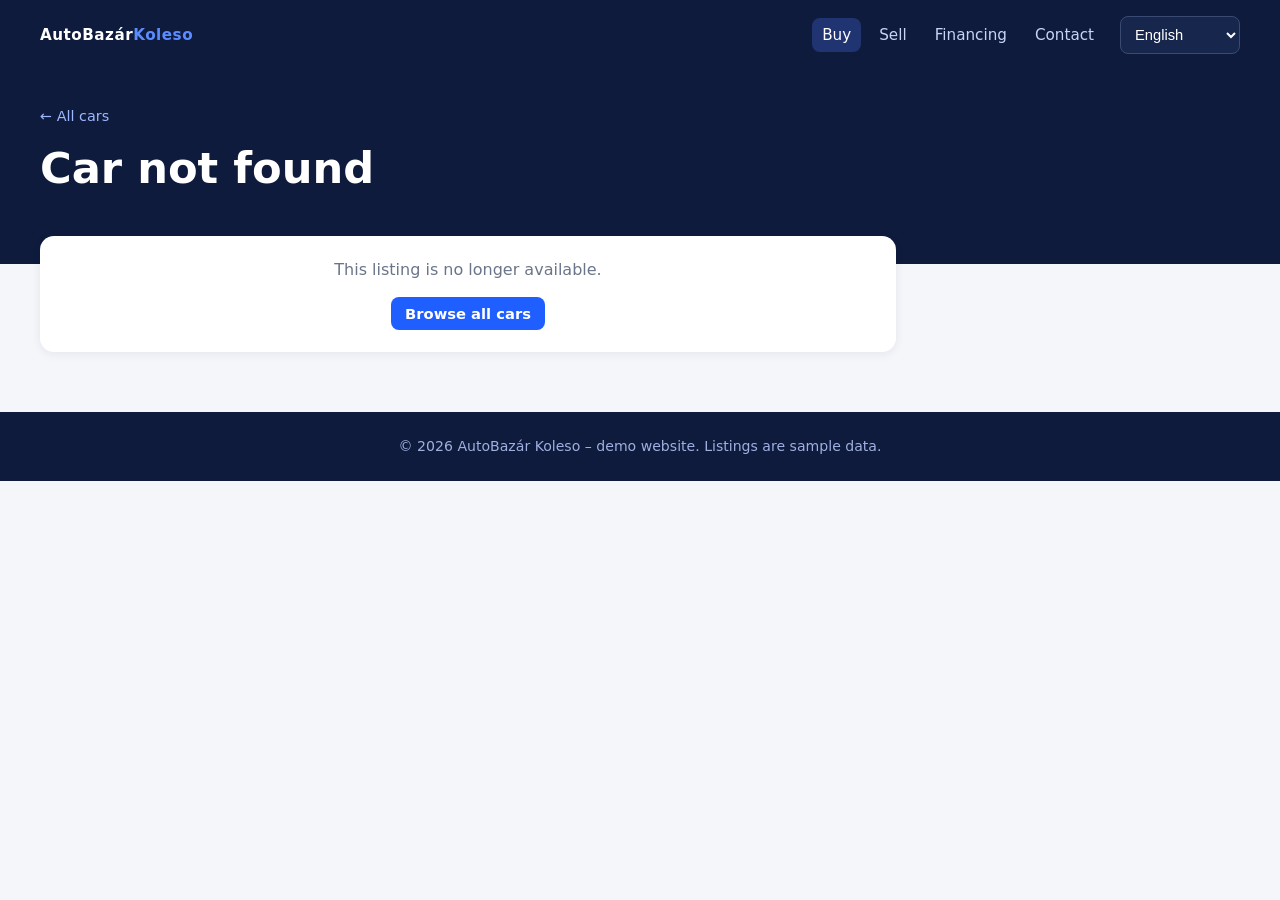
<file: car.html>
<!DOCTYPE html>
<html lang="en">
<head>
<meta charset="UTF-8">
<meta name="viewport" content="width=device-width, initial-scale=1">
<title>Car details – AutoBazár Koleso</title>
<link rel="stylesheet" href="style.css">
</head>
<body>

<header>
  <div class="wrap">
    <div class="nav">
      <a class="logo" href="index.html">AutoBazár<span>Koleso</span></a>
      <div class="nav-controls">
        <nav>
          <a href="index.html" data-i18n="navBuy" aria-current="page">Buy</a>
          <a href="sell.html" data-i18n="navSell">Sell</a>
          <a href="financing.html" data-i18n="navFinancing">Financing</a>
          <a href="contact.html" data-i18n="navContact">Contact</a>
        </nav>
        <label class="language-label">
          <span class="visually-hidden" data-i18n="languageLabel">Language</span>
          <select id="language" aria-label="Language">
            <option value="en">English</option>
            <option value="sk">Slovenčina</option>
            <option value="ru">Русский</option>
          </select>
        </label>
      </div>
    </div>
    <div class="hero">
      <div class="crumbs"><a href="index.html" data-i18n="backToCars">← All cars</a></div>
      <h1 id="carTitle"></h1>
      <p id="carSub"></p>
    </div>
  </div>
</header>

<main>
  <div class="wrap">
    <div class="layout reverse">
      <section id="carMain"></section>
      <aside class="always" id="buyBox"></aside>
    </div>
  </div>
</main>

<footer data-i18n="footer">© 2026 AutoBazár Koleso – demo website. Listings are sample data.</footer>

<script src="i18n.js"></script>
<script src="data.js"></script>
<script src="car.js"></script>
</body>
</html>
</file>
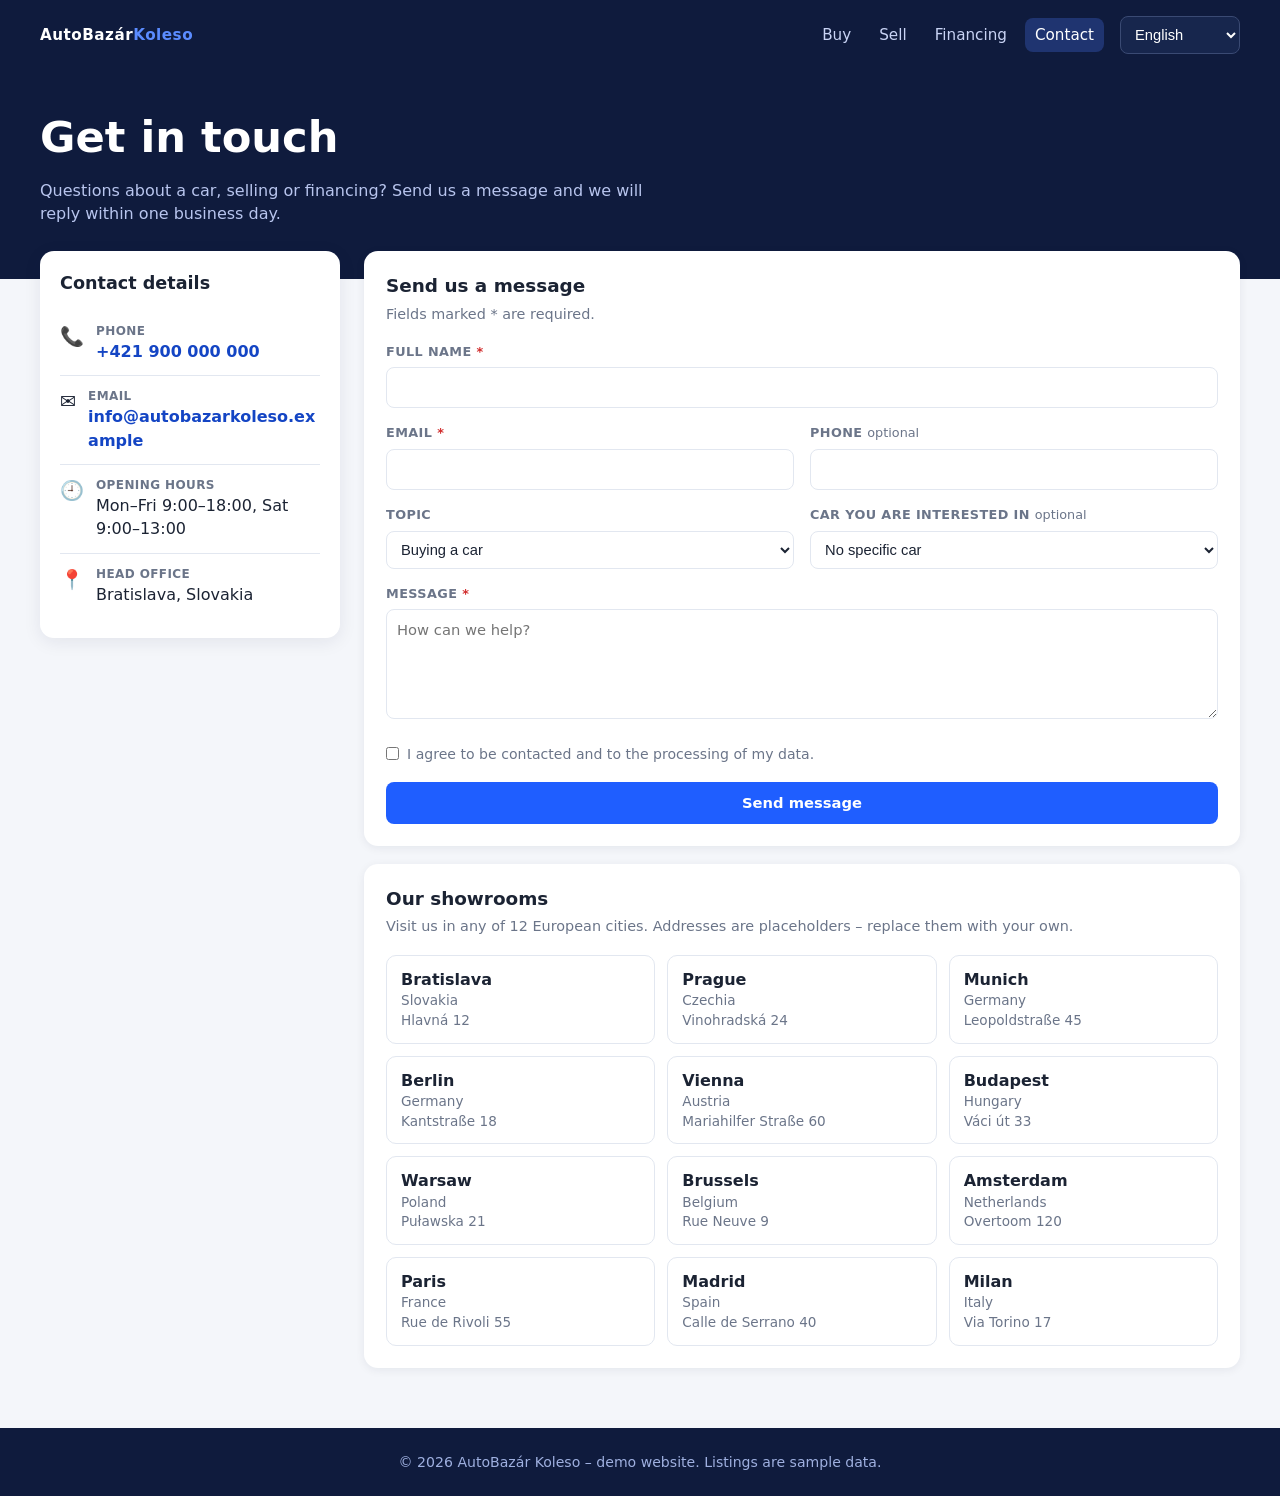
<file: contact.html>
<!DOCTYPE html>
<html lang="en">
<head>
<meta charset="UTF-8">
<meta name="viewport" content="width=device-width, initial-scale=1">
<title>Contact – AutoBazár Koleso</title>
<link rel="stylesheet" href="style.css">
</head>
<body>

<header>
  <div class="wrap">
    <div class="nav">
      <a class="logo" href="index.html">AutoBazár<span>Koleso</span></a>
      <div class="nav-controls">
        <nav>
          <a href="index.html" data-i18n="navBuy">Buy</a>
          <a href="sell.html" data-i18n="navSell">Sell</a>
          <a href="financing.html" data-i18n="navFinancing">Financing</a>
          <a href="contact.html" data-i18n="navContact" aria-current="page">Contact</a>
        </nav>
        <label class="language-label">
          <span class="visually-hidden" data-i18n="languageLabel">Language</span>
          <select id="language" aria-label="Language">
            <option value="en">English</option>
            <option value="sk">Slovenčina</option>
            <option value="ru">Русский</option>
          </select>
        </label>
      </div>
    </div>
    <div class="hero">
      <h1 data-i18n="heroTitle">Get in touch</h1>
      <p data-i18n="heroDescription">Questions about a car, selling or financing? Send us a message and we will reply within one business day.</p>
    </div>
  </div>
</header>

<main>
  <div class="wrap">
    <div class="layout">

      <aside class="always">
        <h2 data-i18n="detailsTitle">Contact details</h2>
        <ul class="info-list">
          <li><span class="ico">📞</span><div><small data-i18n="cPhone">Phone</small><a href="tel:+421900000000">+421 900 000 000</a></div></li>
          <li><span class="ico">✉️</span><div><small data-i18n="cEmail">Email</small><a href="mailto:info@autobazarkoleso.example">info@autobazarkoleso.example</a></div></li>
          <li><span class="ico">🕘</span><div><small data-i18n="cHours">Opening hours</small><span data-i18n="cHoursValue">Mon–Fri 9:00–18:00, Sat 9:00–13:00</span></div></li>
          <li><span class="ico">📍</span><div><small data-i18n="cOffice">Head office</small><span id="office"></span></div></li>
        </ul>
      </aside>

      <section>
        <div class="panel" id="formPanel">
          <h2 data-i18n="formTitle">Send us a message</h2>
          <p class="lead" data-i18n="formLead">Fields marked * are required.</p>

          <form id="contactForm">
            <div class="form-grid">
              <div class="field full">
                <label class="t" for="name"><span data-i18n="fName">Full name</span> <b class="req">*</b></label>
                <input type="text" id="name" name="name" required autocomplete="name">
              </div>
              <div class="field">
                <label class="t" for="email"><span data-i18n="fEmail">Email</span> <b class="req">*</b></label>
                <input type="email" id="email" name="email" required autocomplete="email">
              </div>
              <div class="field">
                <label class="t" for="phone"><span data-i18n="fPhone">Phone</span> <span class="opt" data-i18n="optional">optional</span></label>
                <input type="tel" id="phone" name="phone" autocomplete="tel">
              </div>
              <div class="field">
                <label class="t" for="topic" data-i18n="fTopic">Topic</label>
                <select id="topic" name="topic"></select>
              </div>
              <div class="field">
                <label class="t" for="car"><span data-i18n="fCar">Car you are interested in</span> <span class="opt" data-i18n="optional">optional</span></label>
                <select id="car" name="car"></select>
              </div>
              <div class="field full">
                <label class="t" for="message"><span data-i18n="fMessage">Message</span> <b class="req">*</b></label>
                <textarea id="message" name="message" required placeholder="How can we help?" data-i18n-placeholder="phMessage"></textarea>
              </div>
            </div>

            <label class="consent">
              <input type="checkbox" name="consent" required>
              <span data-i18n="consent">I agree to be contacted and to the processing of my data.</span>
            </label>
            <button class="btn block" type="submit" data-i18n="submit">Send message</button>
          </form>
        </div>

        <div class="panel success" id="success" hidden>
          <h2 data-i18n="okTitle">Message sent!</h2>
          <p id="successText"></p>
          <button class="btn" type="button" id="againBtn" data-i18n="again">Send another message</button>
        </div>

        <div class="panel">
          <h2 data-i18n="branchesTitle">Our showrooms</h2>
          <p class="lead" data-i18n="branchesLead">Visit us in any of 12 European cities. Addresses are placeholders – replace them with your own.</p>
          <div class="branches" id="branches"></div>
        </div>
      </section>

    </div>
  </div>
</main>

<footer data-i18n="footer">© 2026 AutoBazár Koleso – demo website. Listings are sample data.</footer>

<script src="i18n.js"></script>
<script src="data.js"></script>
<script src="contact.js"></script>
</body>
</html>
</file>
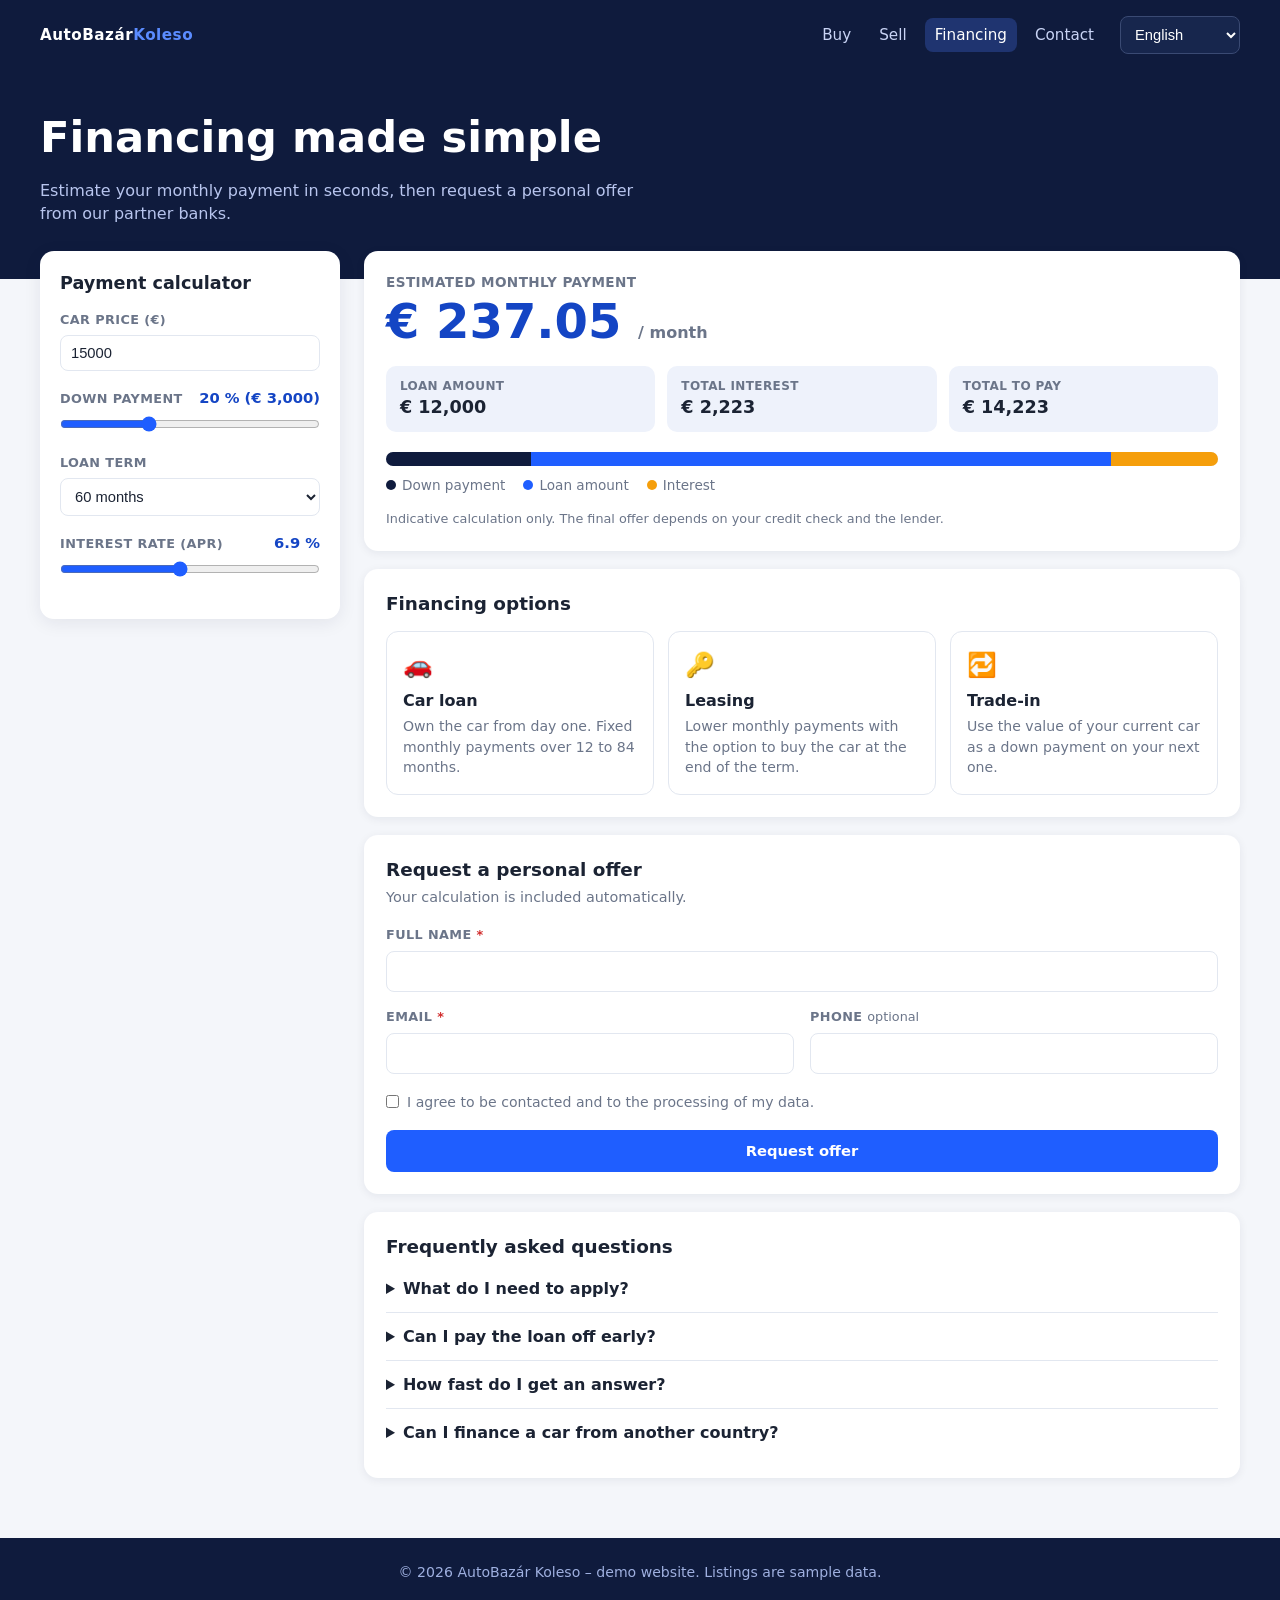
<file: financing.html>
<!DOCTYPE html>
<html lang="en">
<head>
<meta charset="UTF-8">
<meta name="viewport" content="width=device-width, initial-scale=1">
<title>Car financing – AutoBazár Koleso</title>
<link rel="stylesheet" href="style.css">
</head>
<body>

<header>
  <div class="wrap">
    <div class="nav">
      <a class="logo" href="index.html">AutoBazár<span>Koleso</span></a>
      <div class="nav-controls">
        <nav>
          <a href="index.html" data-i18n="navBuy">Buy</a>
          <a href="sell.html" data-i18n="navSell">Sell</a>
          <a href="financing.html" data-i18n="navFinancing" aria-current="page">Financing</a>
          <a href="contact.html" data-i18n="navContact">Contact</a>
        </nav>
        <label class="language-label">
          <span class="visually-hidden" data-i18n="languageLabel">Language</span>
          <select id="language" aria-label="Language">
            <option value="en">English</option>
            <option value="sk">Slovenčina</option>
            <option value="ru">Русский</option>
          </select>
        </label>
      </div>
    </div>
    <div class="hero">
      <h1 data-i18n="heroTitle">Financing made simple</h1>
      <p data-i18n="heroDescription">Estimate your monthly payment in seconds, then request a personal offer from our partner banks.</p>
    </div>
  </div>
</header>

<main>
  <div class="wrap">
    <div class="layout">

      <aside class="always">
        <h2 data-i18n="calcTitle">Payment calculator</h2>

        <div class="for-car" id="forCar" hidden></div>

        <div class="field">
          <label class="t" for="price" data-i18n="carPrice">Car price (€)</label>
          <input type="number" id="price" min="0" step="500" value="15000">
        </div>

        <div class="field">
          <div class="range-head">
            <label class="t" for="down" data-i18n="downPayment">Down payment</label>
            <output id="downOut" for="down"></output>
          </div>
          <input type="range" id="down" min="0" max="60" step="5" value="20">
        </div>

        <div class="field">
          <label class="t" for="term" data-i18n="term">Loan term</label>
          <select id="term"></select>
        </div>

        <div class="field">
          <div class="range-head">
            <label class="t" for="apr" data-i18n="apr">Interest rate (APR)</label>
            <output id="aprOut" for="apr"></output>
          </div>
          <input type="range" id="apr" min="0" max="15" step="0.1" value="6.9">
        </div>
      </aside>

      <section>
        <div class="panel">
          <div class="pay-label" data-i18n="perMonth">Estimated monthly payment</div>
          <div class="big-pay" id="pay" aria-live="polite"></div>

          <div class="stats">
            <div class="stat"><small data-i18n="loanAmount">Loan amount</small><strong id="loan"></strong></div>
            <div class="stat"><small data-i18n="totalInterest">Total interest</small><strong id="interest"></strong></div>
            <div class="stat"><small data-i18n="totalPay">Total to pay</small><strong id="total"></strong></div>
          </div>

          <div class="bar" role="img" aria-hidden="true">
            <span class="c-down" id="barDown"></span>
            <span class="c-loan" id="barLoan"></span>
            <span class="c-interest" id="barInterest"></span>
          </div>
          <div class="legend">
            <span><i class="c-down"></i><span data-i18n="barDown">Down payment</span></span>
            <span><i class="c-loan"></i><span data-i18n="barPrincipal">Loan amount</span></span>
            <span><i class="c-interest"></i><span data-i18n="barInterest">Interest</span></span>
          </div>
          <p class="fine" data-i18n="disclaimer">Indicative calculation only. The final offer depends on your credit check and the lender.</p>
        </div>

        <div class="panel">
          <h2 data-i18n="optionsTitle">Financing options</h2>
          <div class="cards3">
            <div class="opt-card"><div class="ico">🚗</div><h3 data-i18n="optLoanTitle">Car loan</h3><p data-i18n="optLoanText">Own the car from day one. Fixed monthly payments over 12 to 84 months.</p></div>
            <div class="opt-card"><div class="ico">🔑</div><h3 data-i18n="optLeaseTitle">Leasing</h3><p data-i18n="optLeaseText">Lower monthly payments with the option to buy the car at the end of the term.</p></div>
            <div class="opt-card"><div class="ico">🔁</div><h3 data-i18n="optTradeTitle">Trade-in</h3><p data-i18n="optTradeText">Use the value of your current car as a down payment on your next one.</p></div>
          </div>
        </div>

        <div class="panel">
          <h2 data-i18n="offerTitle">Request a personal offer</h2>
          <p class="lead" data-i18n="offerLead">Your calculation is included automatically.</p>
          <form id="offerForm">
            <div class="form-grid">
              <div class="field full">
                <label class="t" for="name"><span data-i18n="fName">Full name</span> <b class="req">*</b></label>
                <input type="text" id="name" name="name" required autocomplete="name">
              </div>
              <div class="field">
                <label class="t" for="email"><span data-i18n="fEmail">Email</span> <b class="req">*</b></label>
                <input type="email" id="email" name="email" required autocomplete="email">
              </div>
              <div class="field">
                <label class="t" for="phone"><span data-i18n="fPhone">Phone</span> <span class="opt" data-i18n="optional">optional</span></label>
                <input type="tel" id="phone" name="phone" autocomplete="tel">
              </div>
            </div>
            <label class="consent">
              <input type="checkbox" name="consent" required>
              <span data-i18n="consent">I agree to be contacted and to the processing of my data.</span>
            </label>
            <button class="btn block" type="submit" data-i18n="submit">Request offer</button>
          </form>
          <div class="success" id="success" hidden style="padding:18px;border-radius:12px">
            <h2 data-i18n="okTitle">Request sent!</h2>
            <p id="successText"></p>
          </div>
        </div>

        <div class="panel">
          <h2 data-i18n="faqTitle">Frequently asked questions</h2>
          <details><summary data-i18n="q1">What do I need to apply?</summary><p data-i18n="a1">A valid ID, proof of income and your bank details. We guide you through the rest.</p></details>
          <details><summary data-i18n="q2">Can I pay the loan off early?</summary><p data-i18n="a2">Early repayment is usually possible. Exact conditions depend on the lender and are stated in your offer.</p></details>
          <details><summary data-i18n="q3">How fast do I get an answer?</summary><p data-i18n="a3">Most requests receive a preliminary answer within one business day.</p></details>
          <details><summary data-i18n="q4">Can I finance a car from another country?</summary><p data-i18n="a4">Yes. We help with cross-border purchases, registration and paperwork across Europe.</p></details>
        </div>
      </section>

    </div>
  </div>
</main>

<footer data-i18n="footer">© 2026 AutoBazár Koleso – demo website. Listings are sample data.</footer>

<script src="i18n.js"></script>
<script src="data.js"></script>
<script src="financing.js"></script>
</body>
</html>
</file>
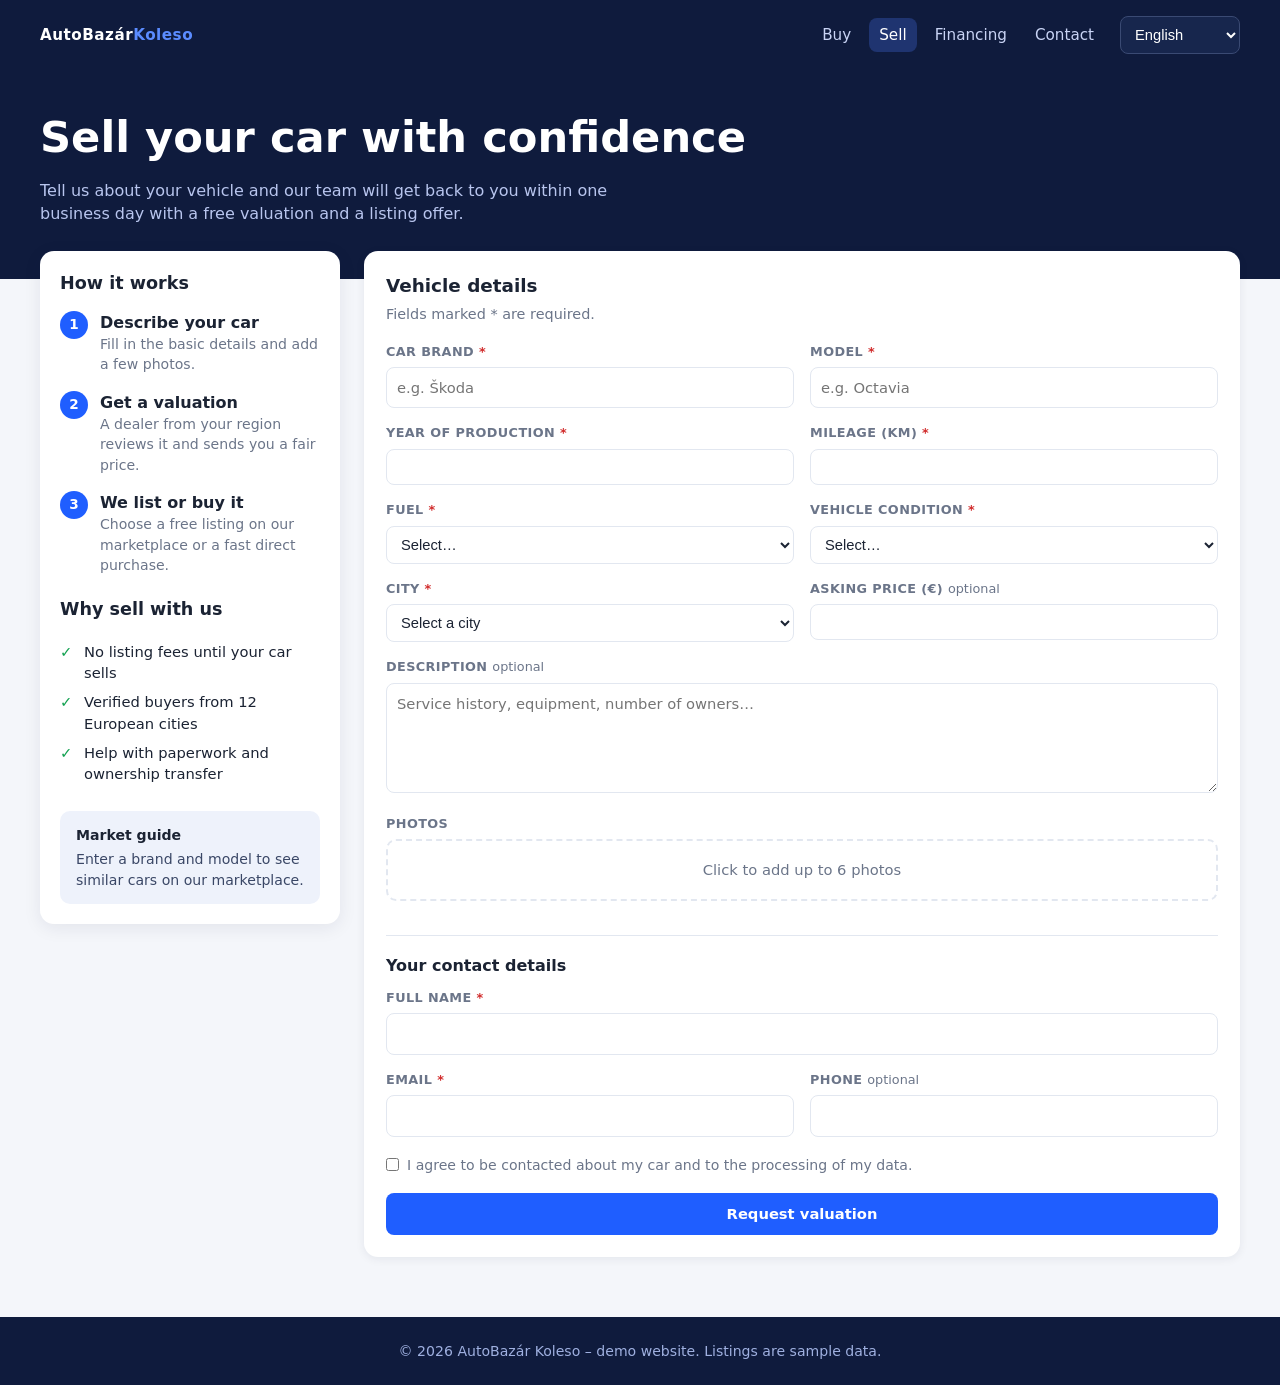
<file: sell.html>
<!DOCTYPE html>
<html lang="en">
<head>
<meta charset="UTF-8">
<meta name="viewport" content="width=device-width, initial-scale=1">
<title>Sell your car – AutoBazár Koleso</title>
<link rel="stylesheet" href="style.css">
</head>
<body>

<header>
  <div class="wrap">
    <div class="nav">
      <a class="logo" href="index.html">AutoBazár<span>Koleso</span></a>
      <div class="nav-controls">
        <nav>
          <a href="index.html" data-i18n="navBuy">Buy</a>
          <a href="sell.html" data-i18n="navSell" aria-current="page">Sell</a>
          <a href="financing.html" data-i18n="navFinancing">Financing</a>
          <a href="contact.html" data-i18n="navContact">Contact</a>
        </nav>
        <label class="language-label">
          <span class="visually-hidden" data-i18n="languageLabel">Language</span>
          <select id="language" aria-label="Language">
            <option value="en">English</option>
            <option value="sk">Slovenčina</option>
            <option value="ru">Русский</option>
          </select>
        </label>
      </div>
    </div>
    <div class="hero">
      <h1 data-i18n="heroTitle">Sell your car with confidence</h1>
      <p data-i18n="heroDescription">Tell us about your vehicle and our team will get back to you within one business day with a free valuation and a listing offer.</p>
    </div>
  </div>
</header>

<main>
  <div class="wrap">
    <div class="layout">

      <aside class="always">
        <h2 data-i18n="howTitle">How it works</h2>
        <ol class="steps">
          <li><span class="num">1</span><div><strong data-i18n="step1Title">Describe your car</strong><p data-i18n="step1Text">Fill in the basic details and add a few photos.</p></div></li>
          <li><span class="num">2</span><div><strong data-i18n="step2Title">Get a valuation</strong><p data-i18n="step2Text">A dealer from your region reviews it and sends you a fair price.</p></div></li>
          <li><span class="num">3</span><div><strong data-i18n="step3Title">We list or buy it</strong><p data-i18n="step3Text">Choose a free listing on our marketplace or a fast direct purchase.</p></div></li>
        </ol>

        <h2 class="sub-h" data-i18n="whyTitle">Why sell with us</h2>
        <ul class="ticks">
          <li data-i18n="why1">No listing fees until your car sells</li>
          <li data-i18n="why2">Verified buyers from 12 European cities</li>
          <li data-i18n="why3">Help with paperwork and ownership transfer</li>
        </ul>

        <div class="guide">
          <strong data-i18n="guideTitle">Market guide</strong>
          <span id="guideText" aria-live="polite"></span>
        </div>
      </aside>

      <section>
        <div class="panel" id="formPanel">
          <h2 data-i18n="formTitle">Vehicle details</h2>
          <p class="lead" data-i18n="formLead">Fields marked * are required.</p>

          <form id="sellForm">
            <div class="form-grid">
              <div class="field">
                <label class="t" for="brand"><span data-i18n="fBrand">Car brand</span> <b class="req">*</b></label>
                <input type="text" id="brand" name="brand" list="brandList" required autocomplete="off" placeholder="e.g. Škoda" data-i18n-placeholder="phBrand">
                <datalist id="brandList"></datalist>
              </div>
              <div class="field">
                <label class="t" for="model"><span data-i18n="fModel">Model</span> <b class="req">*</b></label>
                <input type="text" id="model" name="model" list="modelList" required autocomplete="off" placeholder="e.g. Octavia" data-i18n-placeholder="phModel">
                <datalist id="modelList"></datalist>
              </div>
              <div class="field">
                <label class="t" for="year"><span data-i18n="fYear">Year of production</span> <b class="req">*</b></label>
                <input type="number" id="year" name="year" min="1990" max="2026" required>
              </div>
              <div class="field">
                <label class="t" for="mileage"><span data-i18n="fMileage">Mileage (km)</span> <b class="req">*</b></label>
                <input type="number" id="mileage" name="mileage" min="0" step="1000" required>
              </div>
              <div class="field">
                <label class="t" for="fuel"><span data-i18n="fFuel">Fuel</span> <b class="req">*</b></label>
                <select id="fuel" name="fuel" required></select>
              </div>
              <div class="field">
                <label class="t" for="condition"><span data-i18n="fCondition">Vehicle condition</span> <b class="req">*</b></label>
                <select id="condition" name="condition" required></select>
              </div>
              <div class="field">
                <label class="t" for="city"><span data-i18n="fCity">City</span> <b class="req">*</b></label>
                <select id="city" name="city" required></select>
              </div>
              <div class="field">
                <label class="t" for="price"><span data-i18n="fPrice">Asking price (€)</span> <span class="opt" data-i18n="optional">optional</span></label>
                <input type="number" id="price" name="price" min="0" step="100">
              </div>
              <div class="field full">
                <label class="t" for="description"><span data-i18n="fDesc">Description</span> <span class="opt" data-i18n="optional">optional</span></label>
                <textarea id="description" name="description" placeholder="Service history, equipment, number of owners…" data-i18n-placeholder="phDesc"></textarea>
              </div>
              <div class="field full">
                <label class="t" for="photos" data-i18n="photosTitle">Photos</label>
                <label class="drop">
                  <span data-i18n="photosHint">Click to add up to 6 photos</span>
                  <input type="file" id="photos" name="photos" accept="image/*" multiple class="visually-hidden">
                </label>
                <div class="thumbs" id="thumbs"></div>
              </div>
            </div>

            <h3 class="form-h" data-i18n="contactTitle">Your contact details</h3>
            <div class="form-grid">
              <div class="field full">
                <label class="t" for="name"><span data-i18n="fName">Full name</span> <b class="req">*</b></label>
                <input type="text" id="name" name="name" required autocomplete="name">
              </div>
              <div class="field">
                <label class="t" for="email"><span data-i18n="fEmail">Email</span> <b class="req">*</b></label>
                <input type="email" id="email" name="email" required autocomplete="email">
              </div>
              <div class="field">
                <label class="t" for="phone"><span data-i18n="fPhone">Phone</span> <span class="opt" data-i18n="optional">optional</span></label>
                <input type="tel" id="phone" name="phone" autocomplete="tel">
              </div>
            </div>

            <label class="consent">
              <input type="checkbox" name="consent" required>
              <span data-i18n="consent">I agree to be contacted about my car and to the processing of my data.</span>
            </label>
            <button class="btn block" type="submit" data-i18n="submit">Request valuation</button>
          </form>
        </div>

        <div class="panel success" id="success" hidden>
          <h2 data-i18n="okTitle">Thank you!</h2>
          <p id="successText"></p>
          <button class="btn" type="button" id="againBtn" data-i18n="again">Submit another car</button>
        </div>
      </section>

    </div>
  </div>
</main>

<footer data-i18n="footer">© 2026 AutoBazár Koleso – demo website. Listings are sample data.</footer>

<script src="i18n.js"></script>
<script src="data.js"></script>
<script src="sell.js"></script>
</body>
</html>
</file>
<file: style.css>
:root {
  --bg: #f4f6fa;
  --card: #fff;
  --ink: #1b2333;
  --muted: #6b7589;
  --line: #e2e7f0;
  --brand: #1f5eff;
  --brand-dark: #1445c4;
  --good: #12a150;
}

* {
  box-sizing: border-box;
  margin: 0;
  padding: 0;
}

body {
  background: var(--bg);
  color: var(--ink);
  font-family: system-ui, -apple-system, "Segoe UI", Roboto, sans-serif;
  line-height: 1.45;
}

header {
  background: #0f1b3d;
  color: #fff;
}

.wrap {
  max-width: 1240px;
  margin: 0 auto;
  padding: 0 20px;
}

.nav {
  display: flex;
  align-items: center;
  justify-content: space-between;
  gap: 16px;
  padding: 16px 0;
}

.nav-controls {
  display: flex;
  align-items: center;
  gap: 16px;
}

.nav-controls nav {
  display: flex;
  flex-wrap: wrap;
  gap: 8px;
}

.logo {
  font-size: 1.4rem;
  font-weight: 800;
  letter-spacing: 0.5px;
}

.logo span {
  color: #5b8cff;
}

.nav a {
  color: #c9d4f5;
  font-size: 0.95rem;
  text-decoration: none;
}

.nav a:hover {
  color: #fff;
}

.language-label {
  display: inline-flex;
}

#language {
  width: auto;
  min-width: 120px;
  border-color: #3a4a73;
  background: #17264d;
  color: #fff;
}

.visually-hidden {
  position: absolute;
  width: 1px;
  height: 1px;
  overflow: hidden;
  clip: rect(0, 0, 0, 0);
  white-space: nowrap;
  clip-path: inset(50%);
}

.hero {
  padding: 36px 0 54px;
}

.hero h1 {
  margin-bottom: 10px;
  font-size: clamp(1.8rem, 4vw, 2.7rem);
}

.hero p {
  max-width: 620px;
  color: #b8c5ee;
}

main {
  padding: 0 0 60px;
}

.layout {
  display: grid;
  grid-template-columns: 300px 1fr;
  align-items: start;
  gap: 24px;
  margin-top: -28px;
}

aside {
  position: sticky;
  top: 12px;
  padding: 20px;
  border-radius: 14px;
  background: var(--card);
  box-shadow: 0 4px 18px rgba(20, 30, 60, 0.08);
}

aside h2 {
  display: flex;
  align-items: center;
  justify-content: space-between;
  margin-bottom: 14px;
  font-size: 1.1rem;
}

.reset {
  border: none;
  background: none;
  color: var(--brand);
  cursor: pointer;
  font-size: 0.85rem;
}

.field {
  margin-bottom: 16px;
}

.field label.t {
  display: block;
  margin-bottom: 6px;
  color: var(--muted);
  font-size: 0.8rem;
  font-weight: 600;
  letter-spacing: 0.4px;
  text-transform: uppercase;
}

.row {
  display: flex;
  gap: 8px;
}

input[type="number"],
select {
  width: 100%;
  padding: 9px 10px;
  border: 1px solid var(--line);
  border-radius: 8px;
  background: #fff;
  color: var(--ink);
  font-size: 0.92rem;
}

input:focus,
select:focus {
  outline: 2px solid #b9ccff;
  border-color: var(--brand);
}

select:disabled {
  background: #f1f3f8;
  color: #9aa3b5;
}

.checks label {
  display: flex;
  align-items: center;
  gap: 8px;
  padding: 3px 0;
  cursor: pointer;
  font-size: 0.92rem;
}

.toolbar {
  display: flex;
  align-items: center;
  justify-content: space-between;
  flex-wrap: wrap;
  gap: 12px;
  margin-bottom: 16px;
}

.toolbar .count {
  color: #fff;
  font-weight: 600;
}

.toolbar-controls {
  display: flex;
  align-items: center;
  gap: 10px;
}

.toolbar select {
  width: auto;
}

.grid {
  display: grid;
  grid-template-columns: repeat(auto-fill, minmax(270px, 1fr));
  gap: 18px;
}

.car {
  display: flex;
  flex-direction: column;
  overflow: hidden;
  border-radius: 14px;
  background: var(--card);
  box-shadow: 0 2px 10px rgba(20, 30, 60, 0.07);
  transition: 0.2s;
}

.car:hover {
  transform: translateY(-3px);
  box-shadow: 0 8px 22px rgba(20, 30, 60, 0.13);
}

.img {
  position: relative;
  display: flex;
  align-items: center;
  justify-content: center;
  height: 150px;
  background: linear-gradient(135deg, #eef2fb, #dce5f8);
}

.img svg {
  width: 70%;
  height: auto;
  opacity: 0.95;
}

.badge {
  position: absolute;
  top: 10px;
  left: 10px;
  padding: 3px 9px;
  border-radius: 20px;
  background: #fff;
  color: var(--good);
  font-size: 0.72rem;
  font-weight: 700;
}

.badge.fair {
  color: #c77700;
}

.badge.repair {
  color: #d12b2b;
}

.info {
  display: flex;
  flex: 1;
  flex-direction: column;
  gap: 6px;
  padding: 14px 16px 16px;
}

.info h3 {
  font-size: 1.05rem;
}

.info .sub {
  color: var(--muted);
  font-size: 0.85rem;
}

.specs {
  display: flex;
  flex-wrap: wrap;
  gap: 6px;
  margin: 4px 0;
}

.specs span {
  padding: 2px 8px;
  border-radius: 6px;
  background: #eef2fb;
  color: #3a4766;
  font-size: 0.78rem;
}

.bottom {
  display: flex;
  align-items: center;
  justify-content: space-between;
  margin-top: auto;
  padding-top: 8px;
}

.price {
  color: var(--brand-dark);
  font-size: 1.3rem;
  font-weight: 800;
}

.btn {
  padding: 8px 14px;
  border: none;
  border-radius: 8px;
  background: var(--brand);
  color: #fff;
  cursor: pointer;
  font-weight: 600;
}

.btn:hover {
  background: var(--brand-dark);
}

.empty {
  grid-column: 1 / -1;
  padding: 40px;
  border-radius: 14px;
  background: #fff;
  color: var(--muted);
  text-align: center;
}

footer {
  padding: 24px 0;
  background: #0f1b3d;
  color: #9fb0e0;
  font-size: 0.88rem;
  text-align: center;
}

.mobile-toggle {
  display: none;
}

@media (max-width: 860px) {
  .nav {
    align-items: flex-start;
    flex-direction: column;
  }

  .nav-controls {
    justify-content: space-between;
    width: 100%;
  }

  .layout {
    grid-template-columns: 1fr;
  }

  aside {
    position: static;
    display: none;
  }

  aside.open {
    display: block;
  }

  .mobile-toggle {
    display: inline-block;
    padding: 8px 14px;
    border: 1px solid var(--line);
    border-radius: 8px;
    background: #fff;
    cursor: pointer;
    font-weight: 600;
  }
}

/* ============================================================
   Sub pages: sell, financing, contact, car detail
   ============================================================ */
[hidden] {
  display: none !important;
}

.nav .logo {
  color: #fff;
  text-decoration: none;
}

.nav-controls nav a {
  padding: 6px 10px;
  border-radius: 8px;
  transition: background 0.15s, color 0.15s;
}

.nav-controls nav a:hover {
  background: #17264d;
}

.nav-controls nav a[aria-current="page"] {
  background: #1f3470;
  color: #fff;
}

/* Car cards are now links */
.img {
  text-decoration: none;
}

.info h3 a {
  color: inherit;
  text-decoration: none;
}

.info h3 a:hover {
  color: var(--brand);
}

.btn {
  display: inline-block;
  font: inherit;
  font-size: 0.92rem;
  font-weight: 600;
  line-height: 1.2;
  text-align: center;
  text-decoration: none;
}

.btn.block {
  display: block;
  width: 100%;
  padding: 12px 16px;
}

.btn.ghost {
  background: #eef2fb;
  color: var(--brand-dark);
}

.btn.ghost:hover {
  background: #dfe7fa;
}

/* ---------- Panels (white cards, same look as the filter sidebar) ---------- */
.panel {
  padding: 22px;
  border-radius: 14px;
  background: var(--card);
  box-shadow: 0 2px 10px rgba(20, 30, 60, 0.07);
}

.panel + .panel,
.gallery + .panel {
  margin-top: 18px;
}

.panel h2 {
  margin-bottom: 4px;
  font-size: 1.15rem;
}

.panel .lead {
  margin-bottom: 18px;
  color: var(--muted);
  font-size: 0.9rem;
}

.section-title {
  margin: 28px 0 14px;
  font-size: 1.2rem;
}

.form-h {
  margin: 22px 0 12px;
  padding-top: 18px;
  border-top: 1px solid var(--line);
  font-size: 1rem;
}

.sub-h {
  margin-top: 22px;
}

.layout.reverse {
  grid-template-columns: 1fr 320px;
}

/* ---------- Form controls ---------- */
input[type="text"],
input[type="email"],
input[type="tel"],
textarea {
  width: 100%;
  padding: 9px 10px;
  border: 1px solid var(--line);
  border-radius: 8px;
  background: #fff;
  color: var(--ink);
  font: inherit;
  font-size: 0.92rem;
}

textarea {
  min-height: 110px;
  resize: vertical;
}

textarea:focus {
  outline: 2px solid #b9ccff;
  border-color: var(--brand);
}

.form-grid {
  display: grid;
  grid-template-columns: 1fr 1fr;
  gap: 16px;
}

.form-grid .field {
  margin-bottom: 0;
}

.form-grid .full {
  grid-column: 1 / -1;
}

.req {
  color: #d12b2b;
}

.opt {
  font-weight: 400;
  letter-spacing: 0;
  text-transform: none;
}

.consent {
  display: flex;
  align-items: flex-start;
  gap: 8px;
  margin: 18px 0;
  color: var(--muted);
  font-size: 0.88rem;
  cursor: pointer;
}

.consent input {
  margin-top: 3px;
}

.success {
  border: 1px solid #bfe8cf;
  background: #f0fbf4;
  text-align: center;
}

.success h2 {
  color: #14633a;
  font-size: 1.4rem;
}

.success p {
  margin: 8px 0 18px;
  color: #2f5d44;
}

/* ---------- Sell page ---------- */
.steps {
  margin-top: 14px;
  list-style: none;
}

.steps li {
  display: flex;
  gap: 12px;
  margin-bottom: 16px;
}

.steps .num {
  display: grid;
  flex: none;
  place-items: center;
  width: 28px;
  height: 28px;
  border-radius: 50%;
  background: var(--brand);
  color: #fff;
  font-size: 0.85rem;
  font-weight: 700;
}

.steps p {
  color: var(--muted);
  font-size: 0.88rem;
}

.ticks {
  margin-top: 12px;
  list-style: none;
}

.ticks li {
  position: relative;
  padding: 4px 0 4px 24px;
  font-size: 0.92rem;
}

.ticks li::before {
  content: "✓";
  position: absolute;
  left: 0;
  color: var(--good);
  font-weight: 800;
}

.guide {
  margin-top: 22px;
  padding: 14px 16px;
  border-radius: 10px;
  background: #eef2fb;
  color: #3a4766;
  font-size: 0.88rem;
}

.guide strong {
  display: block;
  margin-bottom: 4px;
  color: var(--ink);
}

.drop {
  display: block;
  padding: 18px;
  border: 2px dashed var(--line);
  border-radius: 10px;
  color: var(--muted);
  font-size: 0.92rem;
  text-align: center;
  cursor: pointer;
  transition: border-color 0.15s, background 0.15s;
}

.drop:hover,
.drop:focus-within {
  border-color: var(--brand);
  background: #f5f8ff;
}

.thumbs {
  display: grid;
  grid-template-columns: repeat(auto-fill, minmax(96px, 1fr));
  gap: 10px;
  margin-top: 12px;
}

.thumb {
  position: relative;
  aspect-ratio: 4 / 3;
  overflow: hidden;
  border-radius: 8px;
  background: #eef2fb;
}

.thumb img {
  width: 100%;
  height: 100%;
  object-fit: cover;
}

.thumb button {
  position: absolute;
  top: 4px;
  right: 4px;
  width: 22px;
  height: 22px;
  border: none;
  border-radius: 50%;
  background: rgba(15, 27, 61, 0.8);
  color: #fff;
  font-size: 0.9rem;
  line-height: 1;
  cursor: pointer;
}

/* ---------- Financing page ---------- */
input[type="range"] {
  width: 100%;
  accent-color: var(--brand);
}

.range-head {
  display: flex;
  align-items: baseline;
  justify-content: space-between;
  gap: 8px;
  margin-bottom: 6px;
}

.range-head label.t {
  margin-bottom: 0;
}

.range-head output {
  color: var(--brand-dark);
  font-size: 0.92rem;
  font-weight: 700;
}

.for-car {
  margin-bottom: 16px;
  padding: 10px 12px;
  border-radius: 8px;
  background: #eef2fb;
  font-size: 0.88rem;
}

.for-car a {
  color: var(--brand-dark);
  font-weight: 600;
}

.pay-label {
  color: var(--muted);
  font-size: 0.85rem;
  font-weight: 600;
  letter-spacing: 0.4px;
  text-transform: uppercase;
}

.big-pay {
  margin: 2px 0 18px;
  color: var(--brand-dark);
  font-size: clamp(2.2rem, 5vw, 3rem);
  font-weight: 800;
  line-height: 1.1;
}

.big-pay small {
  color: var(--muted);
  font-size: 1rem;
  font-weight: 600;
}

.stats {
  display: grid;
  grid-template-columns: repeat(3, 1fr);
  gap: 12px;
}

.stat {
  padding: 12px 14px;
  border-radius: 10px;
  background: #eef2fb;
}

.stat small {
  display: block;
  color: var(--muted);
  font-size: 0.75rem;
  font-weight: 600;
  letter-spacing: 0.4px;
  text-transform: uppercase;
}

.stat strong {
  font-size: 1.1rem;
}

.bar {
  display: flex;
  height: 14px;
  margin-top: 20px;
  overflow: hidden;
  border-radius: 8px;
  background: var(--line);
}

.bar span {
  display: block;
  height: 100%;
  transition: width 0.25s;
}

.legend {
  display: flex;
  flex-wrap: wrap;
  gap: 6px 18px;
  margin-top: 10px;
  color: var(--muted);
  font-size: 0.85rem;
}

.legend i {
  display: inline-block;
  width: 10px;
  height: 10px;
  margin-right: 6px;
  border-radius: 50%;
}

.c-down {
  background: #0f1b3d;
}

.c-loan {
  background: var(--brand);
}

.c-interest {
  background: #f59e0b;
}

.fine {
  margin-top: 14px;
  color: var(--muted);
  font-size: 0.8rem;
}

.cards3 {
  display: grid;
  grid-template-columns: repeat(auto-fit, minmax(190px, 1fr));
  gap: 14px;
  margin-top: 14px;
}

.opt-card {
  padding: 16px;
  border: 1px solid var(--line);
  border-radius: 12px;
}

.opt-card .ico {
  font-size: 1.5rem;
}

.opt-card h3 {
  margin: 6px 0 4px;
  font-size: 1rem;
}

.opt-card p {
  color: var(--muted);
  font-size: 0.88rem;
}

details {
  padding: 12px 0;
  border-bottom: 1px solid var(--line);
}

details:last-child {
  border-bottom: none;
}

summary {
  cursor: pointer;
  font-weight: 600;
}

details p {
  margin-top: 8px;
  color: var(--muted);
  font-size: 0.92rem;
}

/* ---------- Contact page ---------- */
.info-list {
  margin-top: 10px;
  list-style: none;
}

.info-list li {
  display: flex;
  gap: 12px;
  padding: 12px 0;
  border-bottom: 1px solid var(--line);
}

.info-list li:last-child {
  border-bottom: none;
}

.info-list .ico {
  font-size: 1.2rem;
}

.info-list small {
  display: block;
  color: var(--muted);
  font-size: 0.75rem;
  font-weight: 600;
  letter-spacing: 0.4px;
  text-transform: uppercase;
}

.info-list a {
  color: var(--brand-dark);
  font-weight: 600;
  text-decoration: none;
}

.branches {
  display: grid;
  grid-template-columns: repeat(auto-fill, minmax(200px, 1fr));
  gap: 12px;
  margin-top: 6px;
}

.branch {
  padding: 12px 14px;
  border: 1px solid var(--line);
  border-radius: 10px;
}

.branch span {
  display: block;
  color: var(--muted);
  font-size: 0.85rem;
}

/* ---------- Car detail page ---------- */
.crumbs {
  margin-bottom: 10px;
  font-size: 0.9rem;
}

.crumbs a {
  color: #9db8ff;
  text-decoration: none;
}

.crumbs a:hover {
  color: #fff;
}

.gallery {
  position: relative;
  display: flex;
  align-items: center;
  justify-content: center;
  height: 320px;
  overflow: hidden;
  border-radius: 14px;
  background: linear-gradient(135deg, #eef2fb, #dce5f8);
  box-shadow: 0 2px 10px rgba(20, 30, 60, 0.07);
}

.gallery svg {
  width: 62%;
  height: auto;
}

.gallery .badge {
  top: 16px;
  left: 16px;
  padding: 5px 12px;
  font-size: 0.8rem;
}

.spec-table {
  display: grid;
  grid-template-columns: 1fr 1fr;
  gap: 0 28px;
  margin-top: 8px;
}

.spec-table div {
  display: flex;
  justify-content: space-between;
  gap: 12px;
  padding: 11px 0;
  border-bottom: 1px solid var(--line);
  font-size: 0.92rem;
}

.spec-table dt {
  color: var(--muted);
}

.spec-table dd {
  font-weight: 600;
  text-align: right;
}

.price-big {
  color: var(--brand-dark);
  font-size: 2rem;
  font-weight: 800;
  line-height: 1.1;
}

.monthly {
  margin-top: 8px;
  color: var(--muted);
  font-size: 0.85rem;
}

.monthly strong {
  color: var(--ink);
  font-size: 0.95rem;
}

.stack {
  display: grid;
  gap: 10px;
  margin-top: 18px;
}

@media (max-width: 860px) {
  aside.always {
    display: block;
  }

  .layout.reverse {
    grid-template-columns: 1fr;
  }

  .layout.reverse aside {
    order: -1;
  }
}

@media (max-width: 560px) {
  .form-grid,
  .stats,
  .spec-table {
    grid-template-columns: 1fr;
  }

  .gallery {
    height: 220px;
  }
}

.info-list a {
  overflow-wrap: anywhere;
}

.panel h2 + p:not(.lead) {
  margin-top: 8px;
}

/* Car photos */
.img img, .gallery img {
  width: 100%;
  height: 100%;
  object-fit: cover;
  display: block;
}
.gallery img { position: absolute; inset: 0; }
.gallery .badge { z-index: 1; }
.gallery img { object-fit: contain; }
</file>
